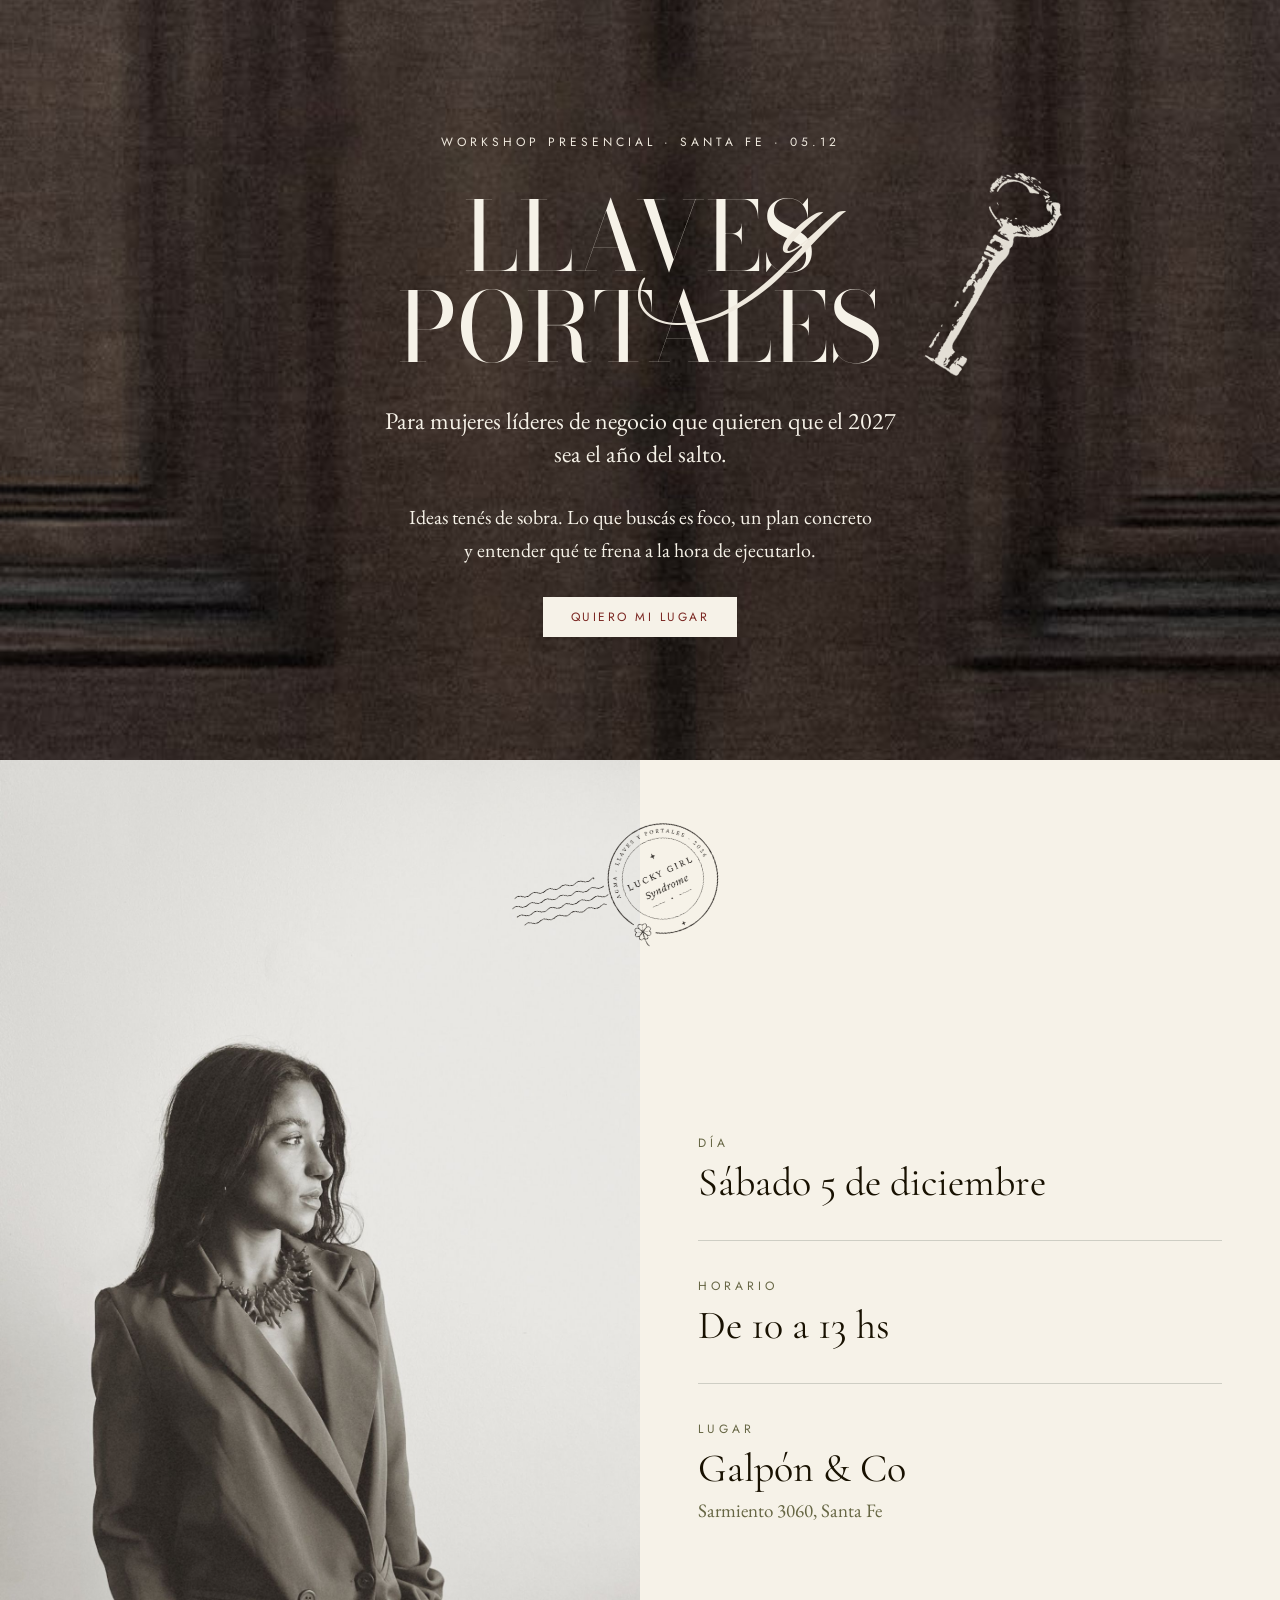
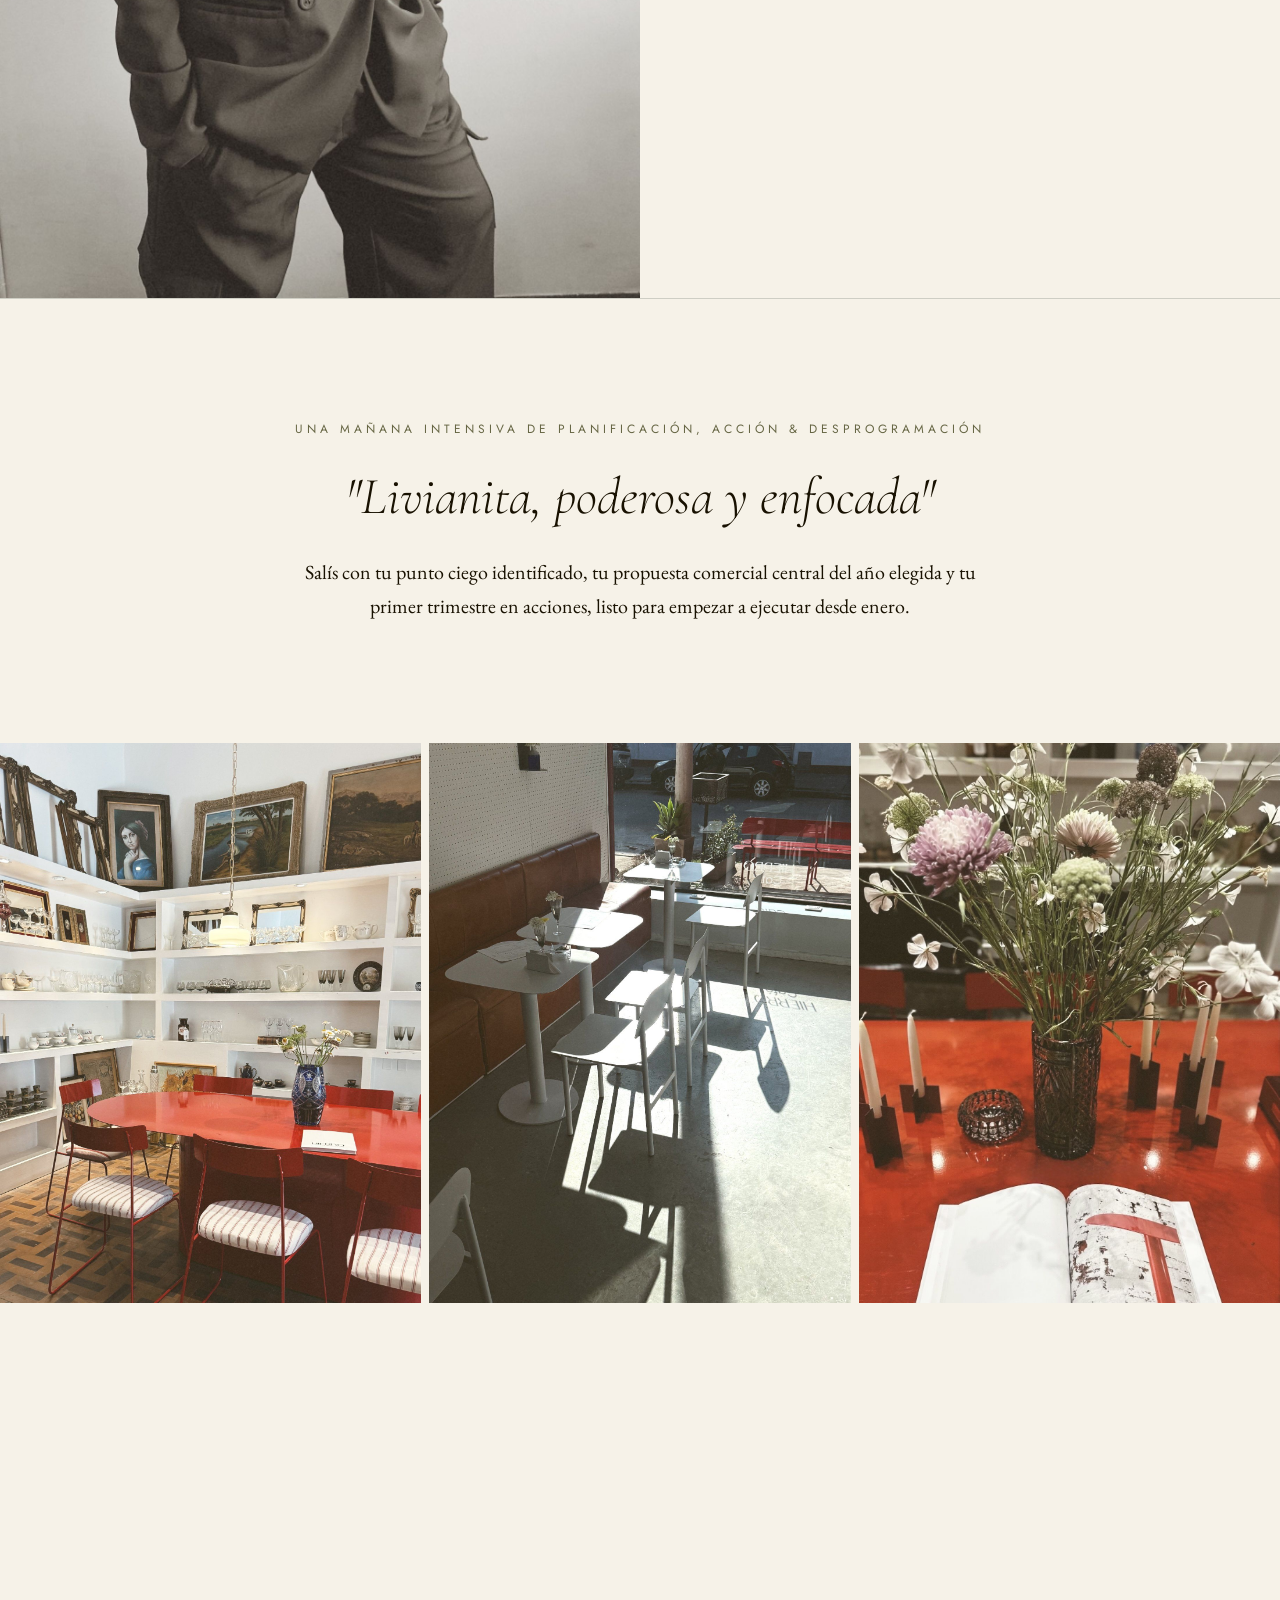
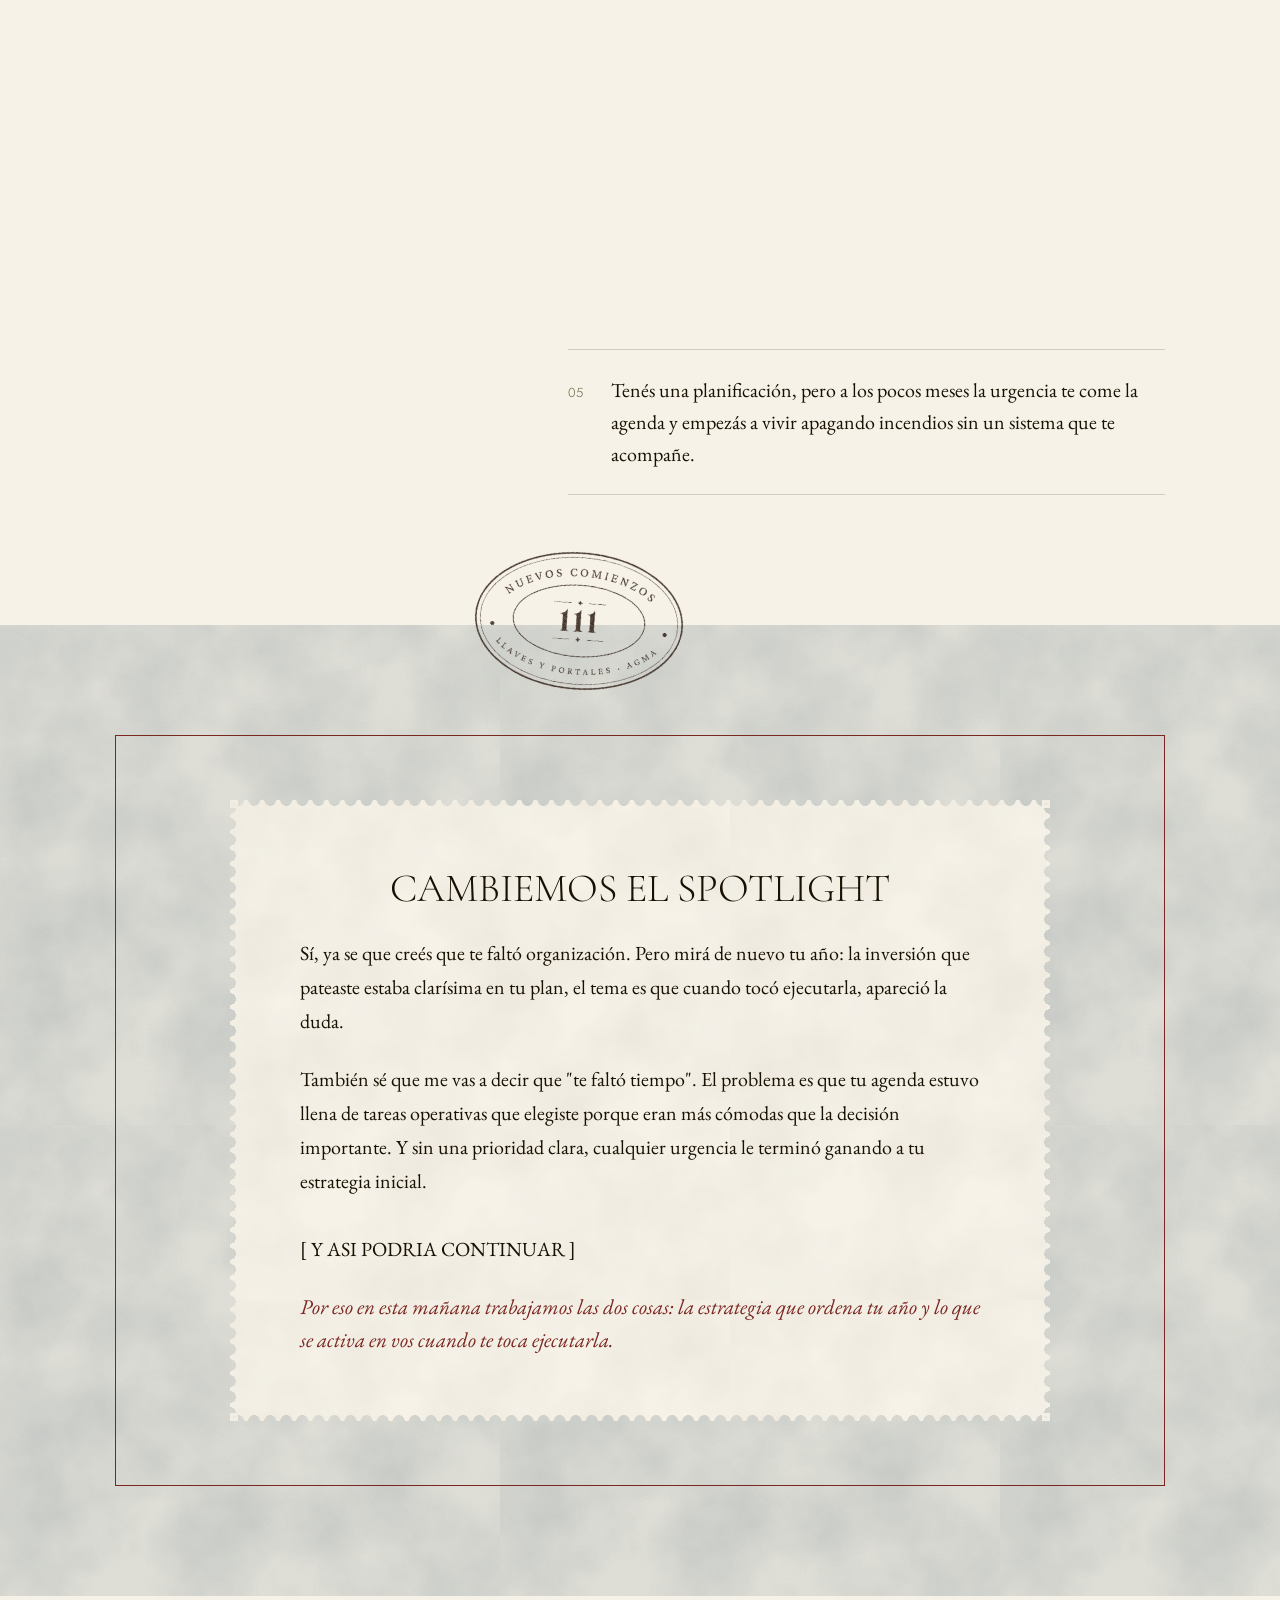
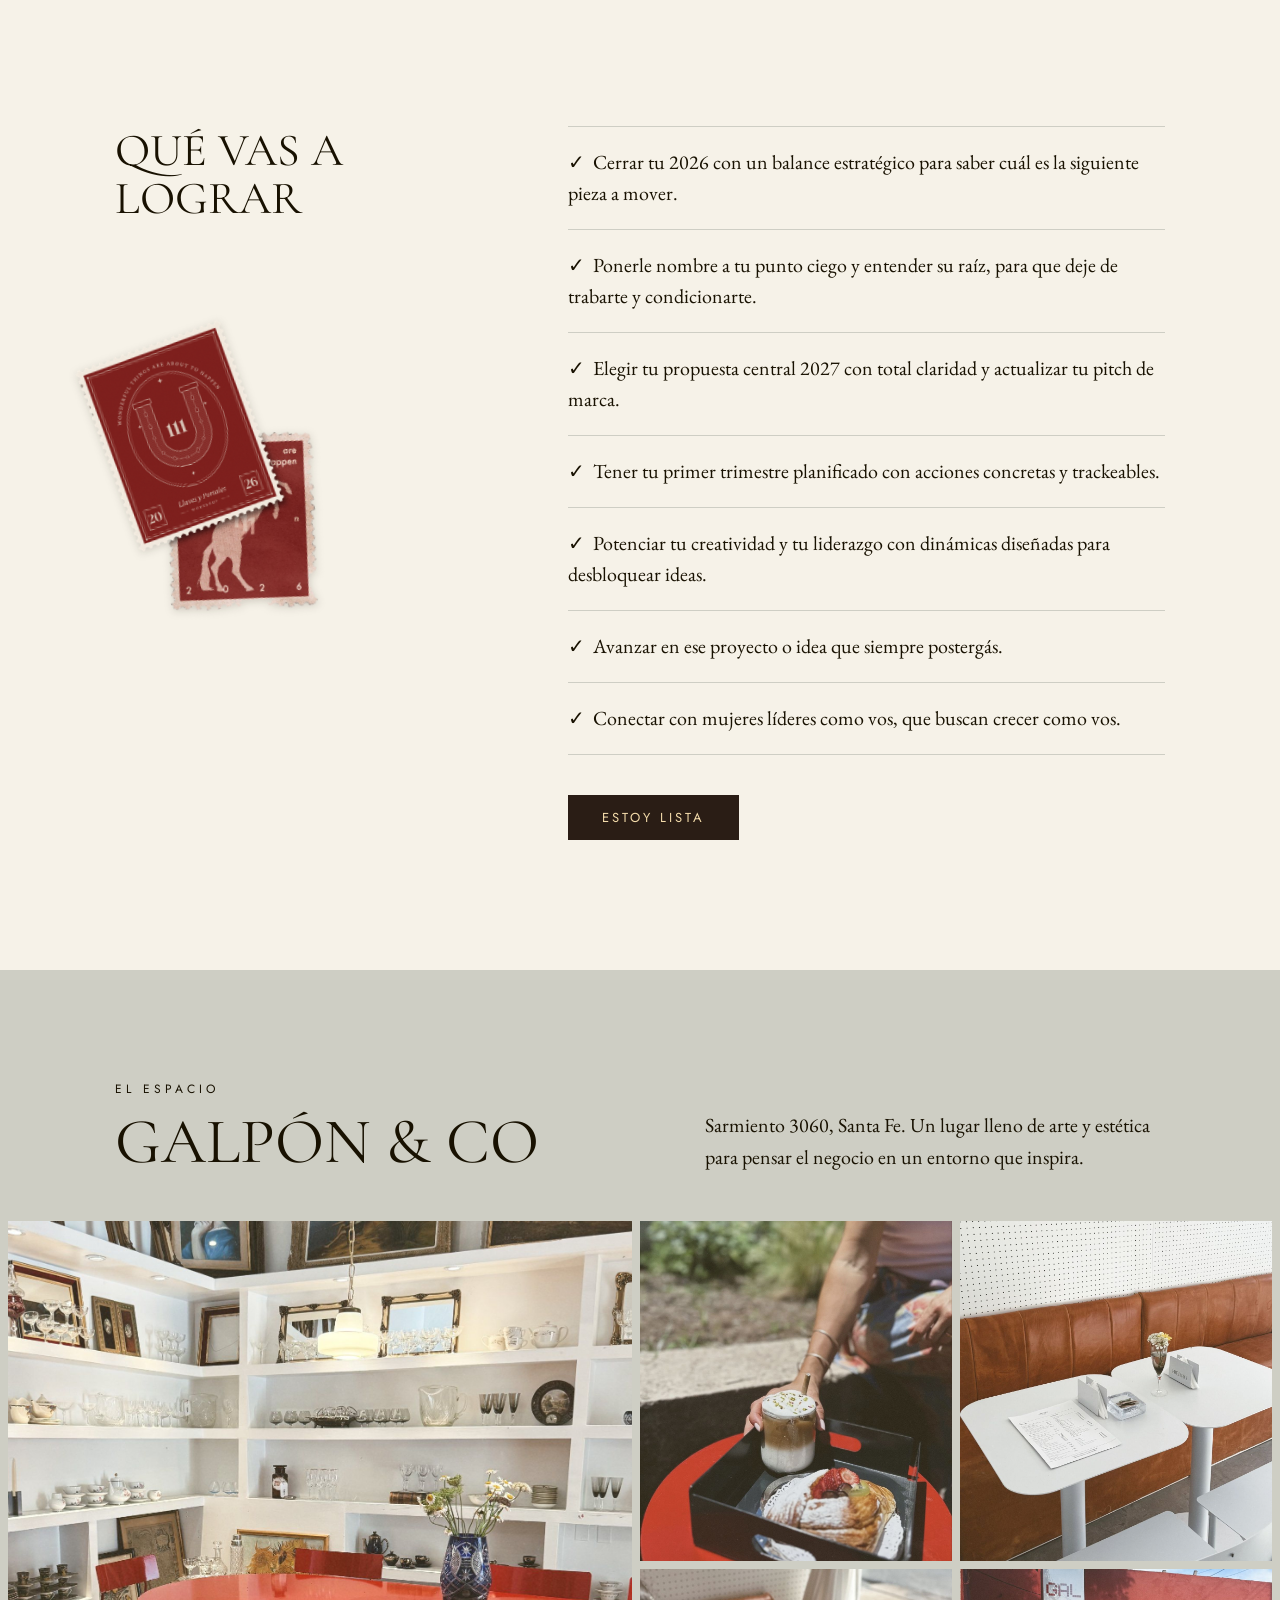
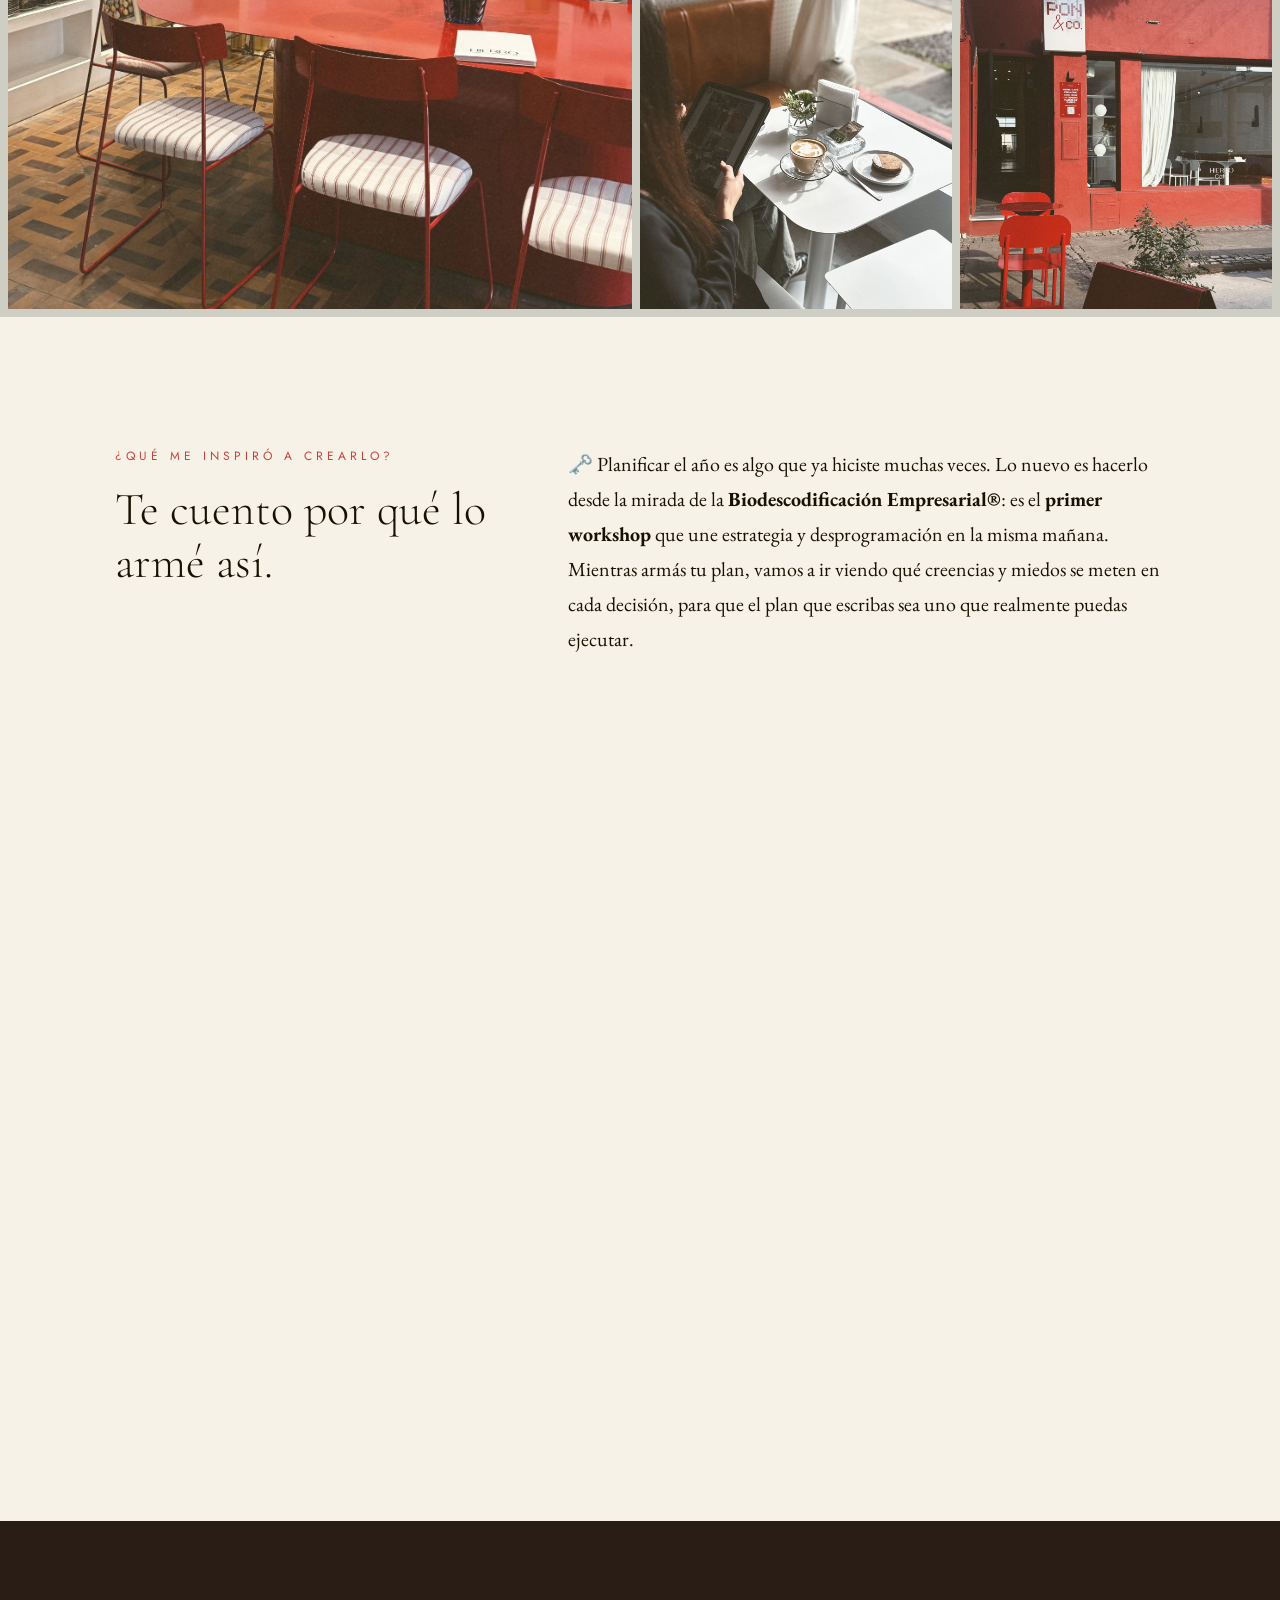
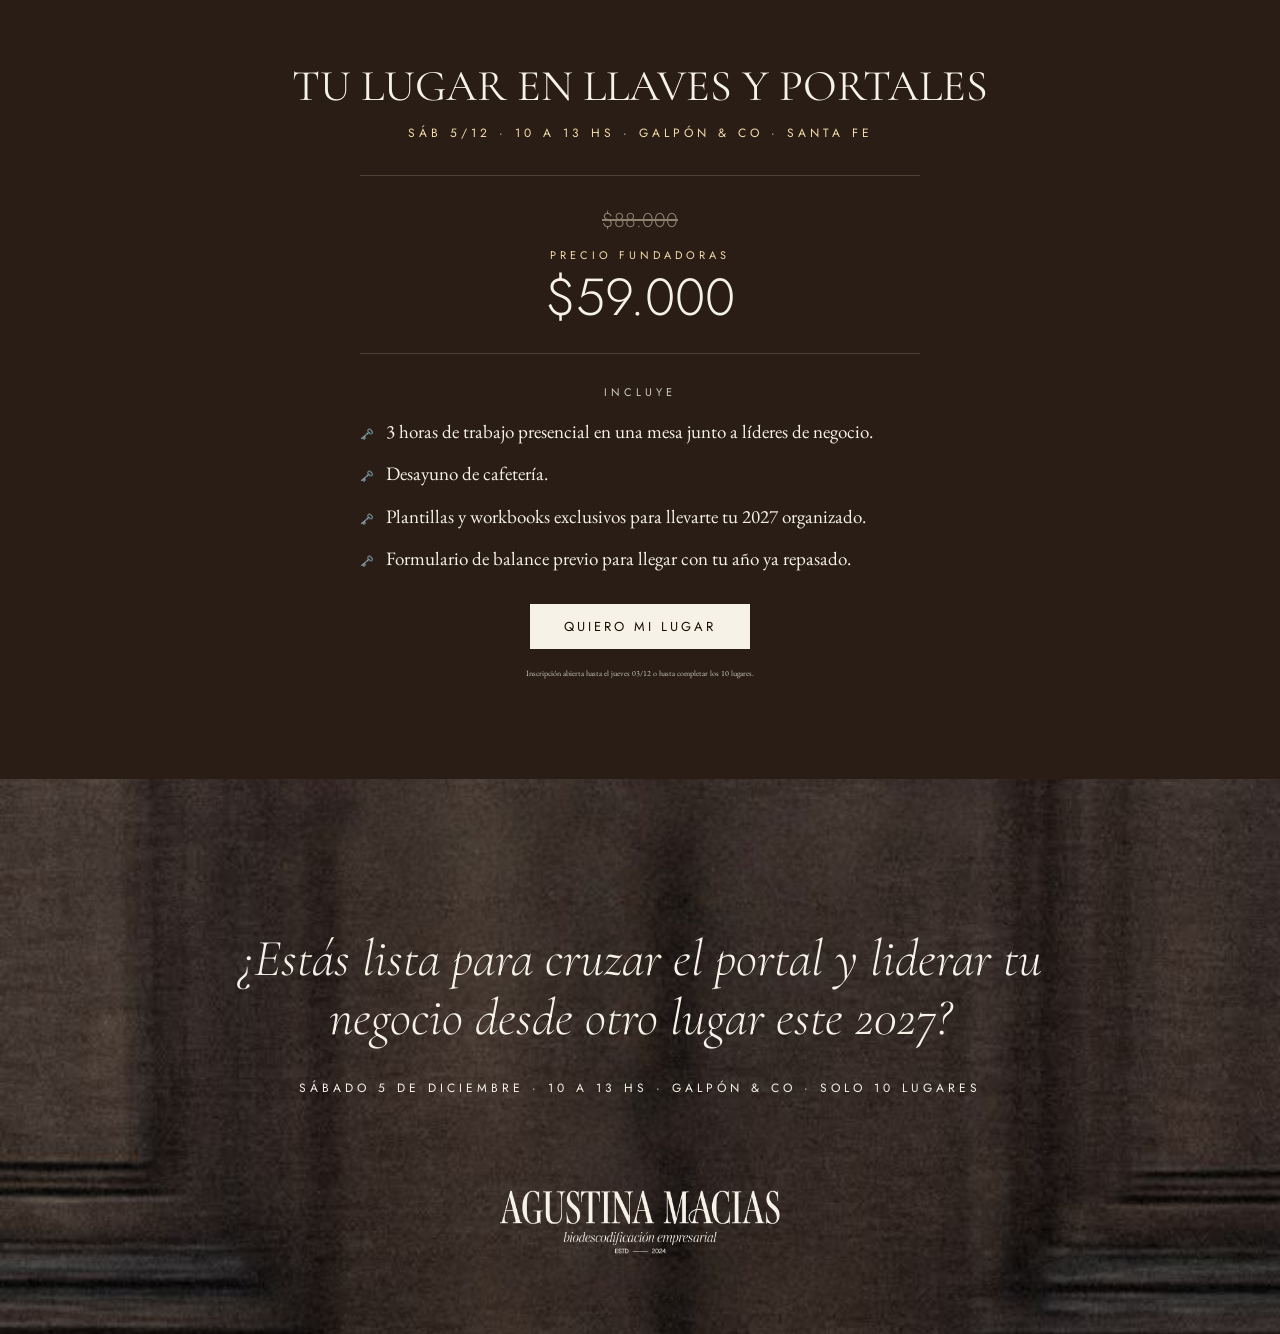
<file: index.html>
<!doctype html>
<html lang="es">
<head>
<meta charset="utf-8">
<meta name="viewport" content="width=device-width, initial-scale=1">
<title>Llaves y Portales · Workshop presencial · Santa Fe · 5/12</title>
<meta name="description" content="Una mañana intensiva de planificación, acción y desprogramación para mujeres líderes de negocio. Sábado 5 de diciembre, Galpón & Co, Santa Fe. Solo 10 lugares.">
<meta property="og:title" content="Llaves y Portales · Workshop presencial">
<meta property="og:description" content="Para mujeres líderes de negocio que quieren que el 2027 sea el año del salto. Sábado 5/12 · Galpón & Co · Santa Fe.">
<meta property="og:image" content="img/puerta.jpg">
<meta name="theme-color" content="#352B26">
<link rel="preconnect" href="https://fonts.googleapis.com">
<link rel="preconnect" href="https://fonts.gstatic.com" crossorigin>
<link href="https://fonts.googleapis.com/css2?family=Bodoni+Moda:opsz,wght@6..96,400;6..96,500&family=Cormorant+Garamond:ital,wght@0,300;0,400;0,500;1,300;1,400&family=EB+Garamond:ital,wght@0,400;0,500;1,400&family=Jost:wght@300;400;500;700&display=swap" rel="stylesheet">
<link rel="stylesheet" href="estilos.css?v=13">
<script>document.documentElement.classList.add('js')</script>
</head>
<body>
<main class="pagina">

  <!-- HERO -->
  <section class="hero">
    <img class="sticker llave" src="img/llave-crema.png" alt="">
    <div class="label">Workshop presencial · Santa Fe · 05.12</div>
    <div class="titulo">
      <h1>LLAVES<br>PORTALES</h1>
      <div class="y" aria-hidden="true">y</div>
    </div>
    <p class="bajada">Para mujeres líderes de negocio que quieren que el 2027 sea el año del salto.</p>
    <p class="texto">Ideas tenés de sobra. Lo que buscás es foco, un plan concreto y entender qué te frena a la hora de ejecutarlo.</p>
    <a class="boton" href="pago.html">Quiero mi lugar</a>
  </section>

  <!-- FOTO + DATOS -->
  <section class="foto-datos">
    <div class="foto">
      <img class="retrato" src="img/agus.jpg" alt="Agus Macías">
      <img class="sticker lucky" src="img/sello-lucky-girl.png" alt="">
    </div>
    <div class="datos">
      <div class="dato"><div class="label">Día</div><div class="valor">Sábado 5 de diciembre</div></div>
      <div class="dato"><div class="label">Horario</div><div class="valor">De 10 a 13 hs</div></div>
      <div class="dato"><div class="label">Lugar</div><div class="valor">Galpón &amp; Co</div><div class="dir">Sarmiento 3060, Santa Fe</div></div>
    </div>
  </section>

  <!-- MANIFIESTO CORTO -->
  <section class="manifiesto">
    <div class="label">Una mañana intensiva de planificación, acción &amp; desprogramación</div>
    <p class="frase">"Livianita, poderosa y enfocada"</p>
    <p class="texto">Salís con tu punto ciego identificado, tu propuesta comercial central del año elegida y tu primer trimestre en acciones, listo para empezar a ejecutar desde enero.</p>
  </section>

  <!-- TRIPTICO -->
  <section class="triptico">
    <div><img src="img/galpon-mesa-roja.jpg" alt="La mesa del workshop en Galpón &amp; Co" style="object-position: 50% 17%"></div>
    <div><img src="img/galpon-sillas.jpg" alt="Sillas en Galpón &amp; Co"></div>
    <div><img src="img/galpon-flores.jpg" alt="Flores sobre la mesa" style="object-position: 50% 31%"></div>
  </section>

  <!-- SI ESTAS ACA -->
  <section class="bloque sonar">
    <img class="sticker sombra s-llave" src="img/sello-llave-collection.png" alt="">
    <h2>SI ESTÁS ACÁ, ALGO DE ESTO TE VA A SONAR:</h2>
    <div>
      <div class="item"><span>01</span><p>Terminás el año con la agenda explotada pero con una sensación rara de no saber si realmente estás avanzando.</p></div>
      <div class="item"><span>02</span><p>Hay una decisión que venís pateando hace meses. La inversión, el precio, esa delegación. La tenés clarísima y sin embargo ahí sigue, esperándote. Algo te inhabilita.</p></div>
      <div class="item"><span>03</span><p>Pulís todo mil veces antes de mostrarlo. Proyectos que podrían estar dando frutos hace meses siguen guardados, esperando "estar perfectos".</p></div>
      <div class="item"><span>04</span><p>Lograste cosas que hace dos años eran un sueño. Y en vez de festejarlas, ya estás corriendo atrás de la próxima meta, con la sensación de que nunca alcanza.</p></div>
      <div class="item"><span>05</span><p>Tenés una planificación, pero a los pocos meses la urgencia te come la agenda y empezás a vivir apagando incendios sin un sistema que te acompañe.</p></div>
    </div>
    <img class="sticker s-111" src="img/sello-111.png" alt="">
  </section>

  <!-- CAMBIEMOS EL SPOTLIGHT -->
  <section class="spotlight">
    <img class="sticker s-111d" src="img/sello-111.png" alt="">
    <div class="marco">
      <div class="estampilla">
        <p class="t">CAMBIEMOS EL SPOTLIGHT</p>
        <p>Sí, ya se que creés que te faltó organización. Pero mirá de nuevo tu año: la inversión que pateaste estaba clarísima en tu plan, el tema es que cuando tocó ejecutarla, apareció la duda.</p>
        <p>También sé que me vas a decir que "te faltó tiempo". El problema es que tu agenda estuvo llena de tareas operativas que elegiste porque eran más cómodas que la decisión importante. Y sin una prioridad clara, cualquier urgencia le terminó ganando a tu estrategia inicial.<br><br>[ Y ASI PODRIA CONTINUAR ]</p>
        <p class="cierre">Por eso en esta mañana trabajamos las dos cosas: la estrategia que ordena tu año y lo que se activa en vos cuando te toca ejecutarla.</p>
      </div>
    </div>
  </section>

  <!-- QUE VAS A LOGRAR -->
  <section class="bloque logros">
    <img class="sticker sombra herradura" src="img/sellos-herradura.png" alt="">
    <h2 style="font-weight: 400">QUÉ VAS A LOGRAR</h2>
    <div class="lista-wrap">
      <div>
        <p class="logro">✓ &nbsp;Cerrar tu 2026 con un balance estratégico para saber cuál es la siguiente pieza a mover.</p>
        <p class="logro">✓ &nbsp;Ponerle nombre a tu punto ciego y entender su raíz, para que deje de trabarte y condicionarte.</p>
        <p class="logro">✓ &nbsp;Elegir tu propuesta central 2027 con total claridad y actualizar tu pitch de marca.</p>
        <p class="logro">✓ &nbsp;Tener tu primer trimestre planificado con acciones concretas y trackeables.</p>
        <p class="logro">✓ &nbsp;Potenciar tu creatividad y tu liderazgo con dinámicas diseñadas para desbloquear ideas.</p>
        <p class="logro">✓ &nbsp;Avanzar en ese proyecto o idea que siempre postergás.</p>
        <p class="logro">✓ &nbsp;Conectar con mujeres líderes como vos, que buscan crecer como vos.</p>
      </div>
      <a class="boton" href="pago.html">Estoy lista</a>
    </div>
  </section>

  <!-- EL ESPACIO -->
  <section class="espacio">
    <div class="cab">
      <div class="titulos">
        <div class="label">El espacio</div>
        <h2>GALPÓN &amp; CO</h2>
      </div>
      <p>Sarmiento 3060, Santa Fe. Un lugar lleno de arte y estética para pensar el negocio en un entorno que inspira.</p>
    </div>
    <div class="galeria">
      <div><img src="img/galpon-mesa-roja.jpg" alt="Galpón &amp; Co"></div>
      <div><img src="img/galpon-cafe.jpg" alt="Café en Galpón &amp; Co"></div>
      <div><img src="img/galpon-mesas.jpg" alt="Mesas de Galpón &amp; Co" style="object-position: 50% 80%"></div>
      <div><img src="img/galpon-ipad.jpg" alt="Trabajando en Galpón &amp; Co" style="object-position: 50% 28%"></div>
      <div><img src="img/galpon-fachada.jpg" alt="Fachada de Galpón &amp; Co" style="object-position: 50% 48%"></div>
    </div>
  </section>

  <!-- QUE ME INSPIRO -->
  <section class="bloque inspiro">
    <img class="sticker s-222" src="img/sello-222.png" alt="">
    <div style="display: flex; flex-direction: column; gap: 18px">
      <div class="label">¿Qué me inspiró a crearlo?</div>
      <h2>Te cuento por qué lo armé así.</h2>
    </div>
    <div class="col">
      <p>🗝️ Planificar el año es algo que ya hiciste muchas veces. Lo nuevo es hacerlo desde la mirada de la <strong>Biodescodificación Empresarial®</strong>: es el <b>primer workshop</b> que une estrategia y desprogramación en la misma mañana. Mientras armás tu plan, vamos a ir viendo qué creencias y miedos se meten en cada decisión, para que el plan que escribas sea uno que realmente puedas ejecutar.</p>
      <p>🗝️ Me he ido de muchos talleres con grandes ideas, pero CERO claridad sobre el paso siguiente. Por eso lo diseñé como un <strong>WORKshop de verdad</strong>: tres horas intensivas con tiempo real para hacer, decidir y dejar tu plan avanzado. Sé que cuando liderás un negocio el tiempo no sobra, y por eso quiero que cada minuto te rinda.</p>
      <p>🗝️ Porque liderar un negocio puede ser muy solitario, pero pensarlo rodeada de otras mujeres que también están frente a su umbral <strong>te cambia la mirada</strong>. Te das cuenta de que tus dudas tienen nombre, de que tus miedos son más comunes de lo que creías y de que no tenés que resolverlo todo sola. Ahí se arma algo que va más allá del plan: una red.</p>
      <p>🗝️ El trabajo empieza antes del sábado 5/12. Con la inscripción te llega un <strong>formulario de balance de 15 minutos</strong> para que repases tu año sin apuro. Así llegás con eso ya pensado y la mañana la usamos para profundizar y decidir.</p>
      <p>🗝️ Es la <strong>primera edición en Santa Fe</strong>. Hace tiempo quería que esta conversación existiera acá, sin tener que viajar a otras ciudades para tenerla. Las que vengan el 5 de diciembre van a ser el <b>grupo fundadoras</b> de algo que recién empieza.</p>
    </div>
  </section>

  <!-- INVERSION -->
  <section id="inversion" class="inversion">
    <div class="cab">
      <div class="label">Solo 10 lugares · Primera edición</div>
      <h2>TU LUGAR EN LLAVES Y PORTALES</h2>
      <div class="label cuando una-linea">Sáb 5/12 · 10 a 13 hs · Galpón &amp; Co · Santa Fe</div>
    </div>
    <div class="precio">
      <div class="antes">$88.000</div>
      <div class="label">Precio fundadoras</div>
      <div class="ahora">$59.000</div>
    </div>
    <div class="incluye">
      <div class="label" style="display: block">Incluye</div>
      <div><span>🗝️</span><p>3 horas de trabajo presencial en una mesa junto a líderes de negocio.</p></div>
      <div><span>🗝️</span><p>Desayuno de cafetería.</p></div>
      <div><span>🗝️</span><p>Plantillas y workbooks exclusivos para llevarte tu 2027 organizado.</p></div>
      <div><span>🗝️</span><p>Formulario de balance previo para llegar con tu año ya repasado.</p></div>
    </div>
    <a class="boton" href="pago.html">Quiero mi lugar</a>
    <p class="nota una-linea">Inscripción abierta hasta el jueves 03/12 o hasta completar los 10 lugares.</p>
  </section>

  <!-- CIERRE -->
  <section class="cierre-final">
    <p class="pregunta">¿Estás lista para cruzar el portal y liderar tu negocio desde otro lugar este 2027?</p>
    <div class="label">Sábado 5 de diciembre · 10 a 13 hs · Galpón &amp; Co · Solo 10 lugares</div>
    <img class="logo" src="img/logo-agustina-macias.png" alt="Agustina Macías · Biodescodificación Empresarial">
  </section>

</main>
<script>
(function () {
  var els = document.querySelectorAll('.una-linea');
  function ajustar() {
    els.forEach(function (el) {
      el.style.fontSize = '';
      var s = el.closest('section'), cs = getComputedStyle(s);
      var w = s.clientWidth - parseFloat(cs.paddingLeft) - parseFloat(cs.paddingRight);
      var t = parseFloat(getComputedStyle(el).fontSize);
      while (el.scrollWidth > w && t > 8) { t -= 0.25; el.style.fontSize = t + 'px'; }
    });
  }
  ajustar();
  if (document.fonts && document.fonts.ready) document.fonts.ready.then(ajustar);
  window.addEventListener('resize', ajustar);
})();
</script>
<script>
(function () {
  var sel = [
    ['.datos .dato, .manifiesto > *, .bloque h2, .bloque > div:first-of-type .label, .item, .logro, .estampilla > *, .espacio .cab > *, .inspiro .col p, .inversion .cab > *, .precio, .incluye > div, .inversion .boton, .inversion .nota, .cierre-final > *:not(.logo), .cierre-final .logo, .logros .boton', 'revelar'],
    ['.foto-datos .retrato, .triptico img, .galeria img', 'revelar-img'],
    ['.sticker:not(.llave)', 'revelar-sticker']
  ];
  var els = [];
  sel.forEach(function (p) {
    document.querySelectorAll(p[0]).forEach(function (el) { el.classList.add(p[1]); els.push(el); });
  });
  // escalonado dentro de cada grupo de hermanos
  els.forEach(function (el) {
    if (el.classList.contains('revelar-sticker')) return;
    var sib = Array.prototype.filter.call(el.parentNode.children, function (c) { return c.classList.contains('revelar') || c.classList.contains('revelar-img') || (c.firstElementChild && c.firstElementChild.classList.contains('revelar-img')); });
    var i = sib.indexOf(el); if (i < 0 && el.parentNode.parentNode) { sib = Array.prototype.slice.call(el.parentNode.parentNode.children); i = sib.indexOf(el.parentNode); }
    if (i > 0) el.style.setProperty('--d', Math.min(i, 5) * 0.05 + 's');
  });
  if (!('IntersectionObserver' in window)) { els.forEach(function (e) { e.classList.add('visible'); }); return; }
  var io = new IntersectionObserver(function (entries) {
    entries.forEach(function (en) { if (en.isIntersecting) { en.target.classList.add('visible'); io.unobserve(en.target); } });
  }, { rootMargin: '0px 0px -8% 0px', threshold: 0.12 });
  els.forEach(function (e) { io.observe(e); });
})();
</script>
</body>
</html>
</file>
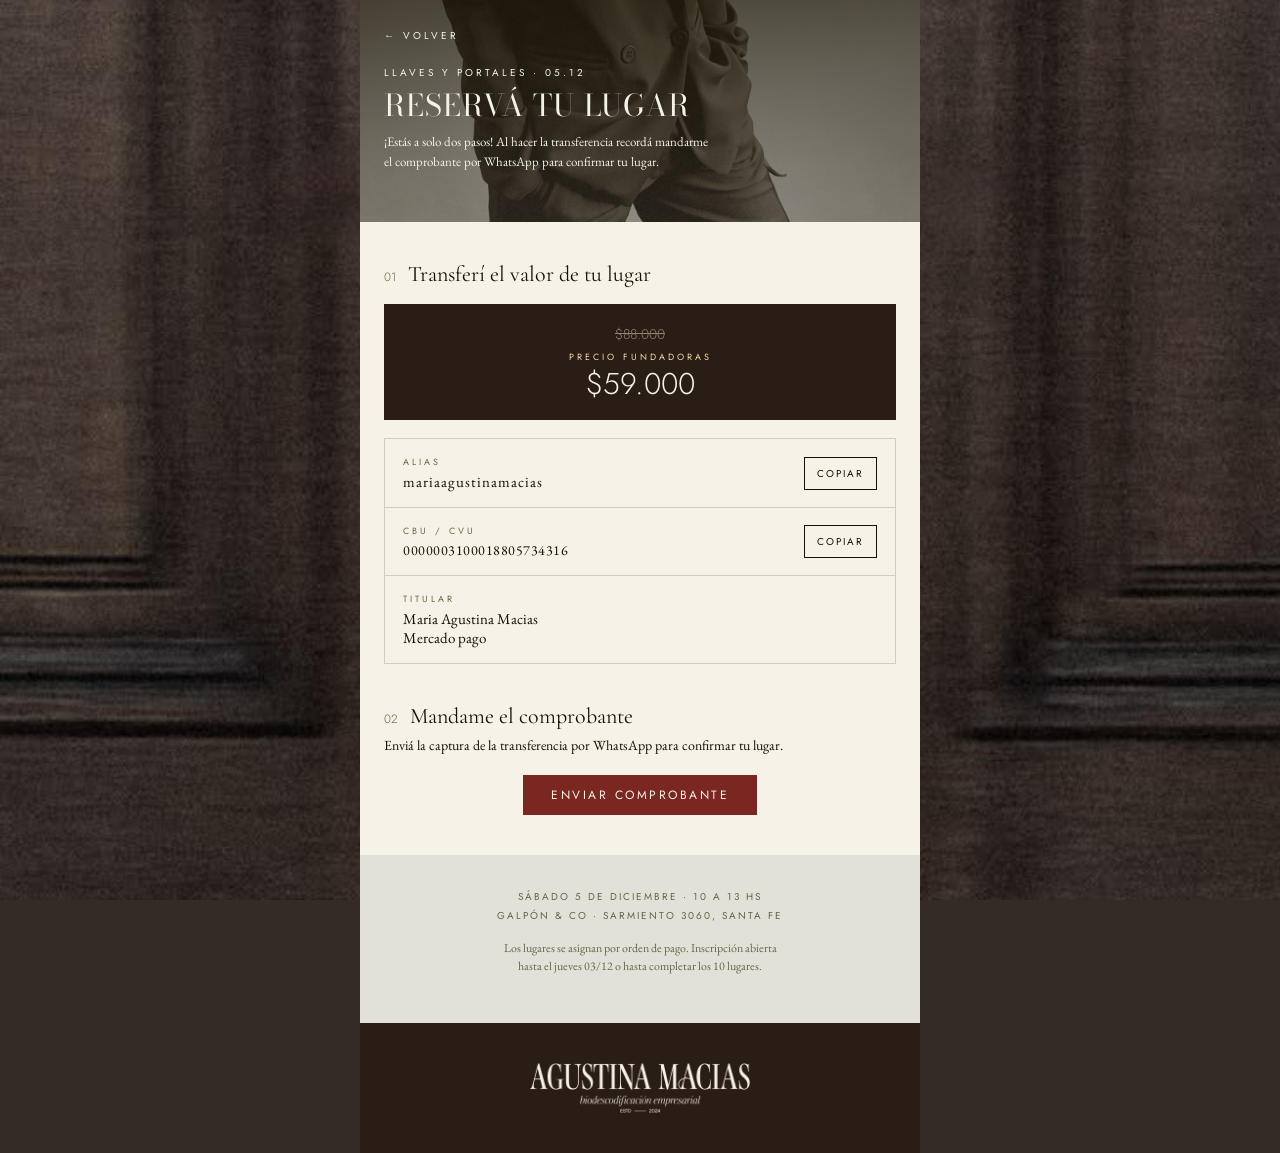
<file: pago.html>
<!doctype html>
<html lang="es">
<head>
<meta charset="utf-8">
<meta name="viewport" content="width=device-width, initial-scale=1">
<title>Reservá tu lugar · Llaves y Portales</title>
<meta name="robots" content="noindex">
<meta name="theme-color" content="#352B26">
<link rel="preconnect" href="https://fonts.googleapis.com">
<link rel="preconnect" href="https://fonts.gstatic.com" crossorigin>
<link href="https://fonts.googleapis.com/css2?family=Bodoni+Moda:opsz,wght@6..96,400&family=Cormorant+Garamond:ital,wght@0,300;0,400;1,300&family=EB+Garamond:ital,wght@0,400;0,500;1,400&family=Jost:wght@300;400;500&display=swap" rel="stylesheet">
<script>document.documentElement.classList.add('js')</script>
<link rel="stylesheet" href="estilos.css?v=13">
</head>
<body class="fondo-pago">
<main class="pago">

  <section class="pago-cab">
    <a class="label volver" href="index.html">← Volver</a>
    <div class="cab-txt">
      <div class="label">Llaves y Portales · 05.12</div>
      <h1>RESERVÁ TU LUGAR</h1>
      <p>¡Estás a solo dos pasos! Al hacer la transferencia recordá mandarme el comprobante por WhatsApp para confirmar tu lugar.</p>
    </div>
  </section>

  <section class="paso">
    <div class="num"><span>01</span><h2>Transferí el valor de tu lugar</h2></div>
    <div class="precio-pago">
      <div class="antes">$88.000</div>
      <div class="label">Precio fundadoras</div>
      <div class="monto">$59.000</div>
    </div>
    <div class="cuenta">
      <div class="fila"><div class="dato-c"><span class="label">Alias</span><span class="val sel" id="alias">mariaagustinamacias</span></div><button class="copiar" data-copiar="alias">COPIAR</button></div>
      <div class="fila"><div class="dato-c"><span class="label">CBU / CVU</span><span class="val sel cvu" id="cvu">0000003100018805734316</span></div><button class="copiar" data-copiar="cvu">COPIAR</button></div>
      <div><span class="label">Titular</span><span class="val">Maria Agustina Macias<br>Mercado pago</span></div>
    </div>
  </section>

  <section class="paso">
    <div class="num"><span>02</span><h2>Mandame el comprobante</h2></div>
    <p class="sub">Enviá la captura de la transferencia por WhatsApp para confirmar tu lugar.</p>
    <a class="boton" href="https://wa.link/a7tm5e" target="_blank" rel="noopener">Enviar comprobante</a>
  </section>

  <section class="pie-datos">
    <div class="label">Sábado 5 de diciembre · 10 a 13 hs<br>Galpón &amp; Co · Sarmiento 3060, Santa Fe</div>
    <p>Los lugares se asignan por orden de pago. Inscripción abierta hasta el jueves 03/12 o hasta completar los 10 lugares.</p>
  </section>

  <section class="pago-cierre">
    <img src="img/logo-agustina-macias.png" alt="Agustina Macías · Biodescodificación Empresarial">
  </section>

</main>
<script>
document.querySelectorAll('.copiar').forEach(function (b) {
  b.addEventListener('click', function () {
    var t = document.getElementById(b.dataset.copiar).textContent.trim();
    var ok = function () { b.textContent = 'COPIADO'; b.classList.add('ok'); setTimeout(function () { b.textContent = 'COPIAR'; b.classList.remove('ok'); }, 1800); };
    if (navigator.clipboard) { navigator.clipboard.writeText(t).then(ok, ok); }
    else { var r = document.createRange(); r.selectNodeContents(document.getElementById(b.dataset.copiar)); var s = getSelection(); s.removeAllRanges(); s.addRange(r); try { document.execCommand('copy'); } catch (e) {} ok(); }
  });
});
(function () {
  var groups = [
    '.pago-cab .cab-txt > *',
    '.paso .num, .precio-pago, .cuenta > div, .paso .sub, .paso .boton',
    '.pie-datos > *',
    '.pago-cierre img'
  ];
  var els = [];
  groups.forEach(function (s) {
    document.querySelectorAll(s).forEach(function (el) {
      el.classList.add('revelar');
      var sib = Array.prototype.filter.call(el.parentNode.children, function (c) { return c.matches(s); });
      var i = sib.indexOf(el);
      if (i > 0) el.style.setProperty('--d', Math.min(i, 5) * 0.06 + 's');
      els.push(el);
    });
  });
  if (!('IntersectionObserver' in window)) { els.forEach(function (e) { e.classList.add('visible'); }); return; }
  var io = new IntersectionObserver(function (entries) {
    entries.forEach(function (en) { if (en.isIntersecting) { en.target.classList.add('visible'); io.unobserve(en.target); } });
  }, { rootMargin: '0px 0px -6% 0px', threshold: 0.1 });
  els.forEach(function (e) { io.observe(e); });
})();
</script>
</body>
</html>
</file>
<file: estilos.css>
@font-face { font-family: 'Sloop Script'; src: url('fonts/sloop-script.ttf') format('truetype'); font-weight: 400; font-style: normal; font-display: swap; }

:root {
  --nori: #F6F2E8; --ash: #181101; --vino: #7A2621; --terra: #CB4339; --moss: #666644;
  --sand: #CECEC4; --butter: #F4DCAB; --cafe: #2A1D15; --madera: #352B26;
}
* { box-sizing: border-box; }
html { -webkit-text-size-adjust: 100%; scroll-behavior: smooth; }
body { margin: 0; background: var(--nori); color: var(--ash); font-family: 'EB Garamond', Georgia, serif; overflow-x: hidden; }
img { display: block; max-width: 100%; }
a { color: inherit; }
p { margin: 0; }
h1, h2 { margin: 0; font-weight: 400; }

.pagina { position: relative; overflow: hidden; }
.label { font-family: 'Jost', Helvetica, Arial, sans-serif; font-size: 10px; letter-spacing: 3px; text-transform: uppercase; }
.serif-t { font-family: 'Cormorant Garamond', Georgia, serif; }
.boton { display: inline-block; text-decoration: none; font-family: 'Jost', Helvetica, Arial, sans-serif; font-weight: 400; font-size: 12px; letter-spacing: 2.5px; line-height: 1; padding: 14px 28px; text-transform: uppercase; transition: opacity .2s; }
.boton:hover { opacity: .85; }
.sticker { position: absolute; z-index: 5; pointer-events: none; height: auto; }
.sombra { filter: drop-shadow(0 2px 4px rgba(24,17,1,.18)); }

/* ---------- HERO ---------- */
.hero { position: relative; background: var(--madera) url(img/puerta.jpg) center / cover no-repeat; color: var(--nori); padding: 64px 40px 60px; min-height: 490px; display: flex; flex-direction: column; justify-content: center; gap: 26px; }
.hero .label { color: #EFE9DE; }
.hero .titulo { position: relative; width: fit-content; padding-top: 10px; }
.hero h1 { font-family: 'Bodoni Moda', Georgia, serif; font-size: 45px; line-height: .95; }
.hero .y { position: absolute; left: 178px; top: -10px; font-family: 'Sloop Script', cursive; font-size: 72px; line-height: 1; color: #EFE9DE; }
.hero .bajada { font-size: 16px; line-height: 1.4; max-width: 255px; }
.hero .texto { font-size: 14px; line-height: 1.65; max-width: 297px; }
.hero .boton { align-self: center; background: var(--nori); color: var(--vino); }
.hero .llave { right: 2px; top: -4px; width: 56px; transform: rotate(10deg); opacity: .9; }

/* ---------- FOTO + DATOS ---------- */
.foto-datos .foto { position: relative; height: 366px; background: var(--sand); }
.foto-datos .foto img.retrato { width: 100%; height: 100%; object-fit: cover; object-position: 50% 30%; }
.foto-datos .lucky { right: -32px; top: 40px; width: 150px; transform: rotate(-14deg); }
.datos { padding: 0 24px; border-bottom: 1px solid var(--sand); }
.dato { padding: 24px 0; border-bottom: 1px solid var(--sand); display: flex; flex-direction: column; gap: 6px; }
.dato:last-child { border-bottom: 0; }
.dato .label { color: var(--moss); font-size: 11px; letter-spacing: 4px; }
.dato .valor { font-family: 'Cormorant Garamond', Georgia, serif; font-size: 27px; line-height: 1.15; }
.dato .dir { font-size: 15px; color: var(--moss); }

/* ---------- MANIFIESTO CORTO ---------- */
.manifiesto { padding: 72px 24px; display: flex; flex-direction: column; align-items: center; text-align: center; gap: 22px; }
.manifiesto .label { color: var(--moss); font-size: 9px; letter-spacing: 3px; line-height: 1.8; max-width: 320px; }
.manifiesto .frase { font-family: 'Cormorant Garamond', Georgia, serif; font-weight: 300; font-style: italic; font-size: 28px; line-height: 1.2; }
.manifiesto .texto { font-size: 15px; line-height: 1.65; max-width: 700px; }

/* ---------- TRIPTICO ---------- */
.triptico { display: grid; grid-template-columns: 1fr 1fr; gap: 6px; }
.triptico div { height: 260px; overflow: hidden; }
.triptico div:first-child { grid-column: span 2; height: 380px; }
.triptico img { width: 100%; height: 100%; object-fit: cover; }

/* ---------- LISTAS (te va a sonar / lograr) ---------- */
.bloque { position: relative; padding: 72px 24px; display: flex; flex-direction: column; gap: 28px; }
.bloque h2 { font-family: 'Cormorant Garamond', Georgia, serif; font-weight: 300; font-size: 25px; line-height: 1.05; }
.sonar h2 { text-align: center; }
.item { display: flex; gap: 16px; align-items: baseline; padding: 20px 0; border-top: 1px solid var(--sand); }
.item:last-child { border-bottom: 1px solid var(--sand); }
.item span { font-family: 'Jost', Helvetica, Arial, sans-serif; font-weight: 300; font-size: 12px; color: var(--moss); }
.item p { font-size: 15px; line-height: 1.6; }
.sonar .s-llave { left: 36%; top: -30px; width: 100px; transform: rotate(-8deg); }
.sonar .s-111 { left: 36%; bottom: -40px; width: 112px; transform: rotate(8deg); opacity: .9; }

/* ---------- SPOTLIGHT ---------- */
.spotlight { padding: 48px 18px; background-color: #E2E1D9; background-image: url(data:image/svg+xml,%3Csvg%20xmlns%3D%27http%3A%2F%2Fwww.w3.org%2F2000%2Fsvg%27%20width%3D%27200%27%20height%3D%27200%27%3E%3Cfilter%20id%3D%27n%27%3E%3CfeTurbulence%20type%3D%27fractalNoise%27%20baseFrequency%3D%270.9%27%20numOctaves%3D%272%27%20stitchTiles%3D%27stitch%27%2F%3E%3CfeColorMatrix%20values%3D%270%200%200%200%200.22%200%200%200%200%200.27%200%200%200%200%200.30%200%200%200%200.09%200%27%2F%3E%3C%2Ffilter%3E%3Crect%20width%3D%27100%25%27%20height%3D%27100%25%27%20filter%3D%27url%28%23n%29%27%2F%3E%3C%2Fsvg%3E), url(data:image/svg+xml,%3Csvg%20xmlns%3D%27http%3A%2F%2Fwww.w3.org%2F2000%2Fsvg%27%20width%3D%27500%27%20height%3D%27500%27%3E%3Cfilter%20id%3D%27n%27%3E%3CfeTurbulence%20type%3D%27fractalNoise%27%20baseFrequency%3D%270.012%27%20numOctaves%3D%274%27%20stitchTiles%3D%27stitch%27%2F%3E%3CfeColorMatrix%20values%3D%270%200%200%200%200.22%200%200%200%200%200.27%200%200%200%200%200.30%200.42%200%200%200%20-0.11%27%2F%3E%3C%2Ffilter%3E%3Crect%20width%3D%27100%25%27%20height%3D%27100%25%27%20filter%3D%27url%28%23n%29%27%2F%3E%3C%2Fsvg%3E); }
.spotlight .marco { border: 1px solid var(--vino); padding: 32px 16px; display: flex; justify-content: center; }
.estampilla { width: 100%; max-width: 820px; background-color: var(--nori); background-image: url(data:image/svg+xml,%3Csvg%20xmlns%3D%27http%3A%2F%2Fwww.w3.org%2F2000%2Fsvg%27%20width%3D%27500%27%20height%3D%27500%27%3E%3Cfilter%20id%3D%27n%27%3E%3CfeTurbulence%20type%3D%27fractalNoise%27%20baseFrequency%3D%270.014%27%20numOctaves%3D%274%27%20stitchTiles%3D%27stitch%27%2F%3E%3CfeColorMatrix%20values%3D%270%200%200%200%200.45%200%200%200%200%200.38%200%200%200%200%200.30%200.22%200%200%200%20-0.06%27%2F%3E%3C%2Ffilter%3E%3Crect%20width%3D%27100%25%27%20height%3D%27100%25%27%20filter%3D%27url%28%23n%29%27%2F%3E%3C%2Fsvg%3E); padding: 40px 26px; display: flex; flex-direction: column; gap: 20px;
  -webkit-mask: radial-gradient(circle 6px at 50% 0, #0000 96%, #000) 0 0 / 16px 8px round no-repeat, radial-gradient(circle 6px at 50% 100%, #0000 96%, #000) 0 100% / 16px 8px round no-repeat, radial-gradient(circle 6px at 0 50%, #0000 96%, #000) 0 0 / 8px 16px no-repeat round, radial-gradient(circle 6px at 100% 50%, #0000 96%, #000) 100% 0 / 8px 16px no-repeat round, linear-gradient(#000 0 0) 8px 8px / calc(100% - 16px) calc(100% - 16px) no-repeat; mask: radial-gradient(circle 6px at 50% 0, #0000 96%, #000) 0 0 / 16px 8px round no-repeat, radial-gradient(circle 6px at 50% 100%, #0000 96%, #000) 0 100% / 16px 8px round no-repeat, radial-gradient(circle 6px at 0 50%, #0000 96%, #000) 0 0 / 8px 16px no-repeat round, radial-gradient(circle 6px at 100% 50%, #0000 96%, #000) 100% 0 / 8px 16px no-repeat round, linear-gradient(#000 0 0) 8px 8px / calc(100% - 16px) calc(100% - 16px) no-repeat; }
.estampilla .t { font-family: 'Cormorant Garamond', Georgia, serif; font-weight: 300; font-size: 24px; line-height: 1.2; text-align: center; }
.estampilla p { font-size: 15px; line-height: 1.65; }
.estampilla .cierre { font-style: italic; color: var(--vino); }

/* ---------- LOGROS ---------- */
.logro { padding: 16px 0; border-top: 1px solid var(--sand); font-size: 15px; line-height: 1.55; }
.logro:last-child { border-bottom: 1px solid var(--sand); }
.logros .boton { align-self: center; background: var(--cafe); color: var(--butter); }
.logros .herradura { right: 10px; top: -38px; width: 97px; transform: rotate(-13deg); }
.logros .lista-wrap { display: flex; flex-direction: column; gap: 24px; }

/* ---------- ESPACIO ---------- */
.espacio { background: var(--sand); padding: 72px 0 0; display: flex; flex-direction: column; gap: 28px; }
.espacio .cab { padding: 0 24px; display: flex; flex-direction: column; gap: 12px; }
.espacio .label { font-size: 11px; letter-spacing: 4px; }
.espacio h2 { font-family: 'Cormorant Garamond', Georgia, serif; font-size: 35px; line-height: .95; }
.espacio .cab p { font-size: 15px; line-height: 1.6; margin-top: 6px; }
.galeria { display: grid; grid-template-columns: 1fr 1fr; gap: 6px; }
.galeria div { height: 240px; overflow: hidden; }
.galeria div:first-child { grid-column: span 2; height: 300px; }
.galeria img { width: 100%; height: 100%; object-fit: cover; }

/* ---------- INSPIRO ---------- */
.inspiro .label { color: var(--terra); font-size: 11px; letter-spacing: 4px; }
.inspiro h2 { font-size: 24px; line-height: 1.15; }
.inspiro .col { display: flex; flex-direction: column; gap: 22px; }
.inspiro p { font-size: 15px; line-height: 1.7; }
.inspiro .s-222 { right: 20px; top: -31px; width: 114px; transform: rotate(14deg); opacity: .9; }

/* ---------- INVERSION ---------- */
.inversion { background: var(--cafe); color: var(--nori); padding: 56px 44px 48px; display: flex; flex-direction: column; align-items: center; text-align: center; gap: 24px; }
.inversion .cab { display: flex; flex-direction: column; align-items: center; gap: 14px; }
.inversion .cab .label { color: var(--butter); }
.inversion h2 { font-family: 'Cormorant Garamond', Georgia, serif; font-size: 24px; line-height: 1.05; }
.inversion .cuando { color: var(--sand); letter-spacing: 2px; line-height: 1.8; }
.precio { width: 100%; max-width: 560px; border-top: 1px solid #4A4232; border-bottom: 1px solid #4A4232; padding: 22px 0; display: flex; flex-direction: column; align-items: center; gap: 6px; font-family: 'Jost', Helvetica, Arial, sans-serif; }
.precio .antes { font-weight: 300; font-size: 15px; color: #8C8270; text-decoration: line-through; }
.precio .label { color: var(--butter); font-size: 9px; padding-top: 4px; }
.precio .ahora { font-weight: 300; font-size: 34px; line-height: 1; }
.incluye { width: 100%; max-width: 560px; display: flex; flex-direction: column; gap: 10px; text-align: left; }
.incluye .label { color: var(--sand); text-align: center; font-size: 9px; padding-bottom: 4px; }
.incluye div { display: flex; gap: 12px; align-items: baseline; }
.incluye span { font-size: 11px; }
.incluye p { font-size: 15px; line-height: 1.5; }
.inversion .boton { background: var(--nori); color: var(--ash); }
.inversion .nota { align-self: stretch; margin-top: -10px; font-size: 12px; line-height: 1.5; color: var(--sand); }

/* ---------- CIERRE ---------- */
.cierre-final { background: var(--madera) url(img/puerta.jpg) center / cover no-repeat; color: var(--nori); padding: 80px 24px 48px; display: flex; flex-direction: column; align-items: center; text-align: center; gap: 26px; }
.cierre-final .pregunta { font-family: 'Cormorant Garamond', Georgia, serif; font-weight: 300; font-style: italic; font-size: 24px; line-height: 1.15; max-width: 280px; }
.cierre-final .label { font-size: 9px; line-height: 1.8; }
.cierre-final .logo { width: 200px; margin-top: 32px; }

.s-111d { display: none; }

/* ================= ESCRITORIO ================= */
@media (max-width: 899px) {
  .hero { padding-top: 112px; }
  .foto-datos .foto { height: 420px; }
  .foto-datos .foto img.retrato { object-position: 50% 54%; }
  .inversion { padding-left: 24px; padding-right: 24px; }
}
.una-linea { white-space: nowrap; }
@media (min-width: 900px) {
  .hero { padding: 120px 9% 110px; min-height: 760px; align-items: center; text-align: center; gap: 30px; }
  .hero .label { font-size: 12px; letter-spacing: 4px; }
  .hero h1 { font-size: 96px; }
  .hero .y { left: 392px; top: -18px; font-size: 140px; }
  .hero .bajada { font-size: 24px; max-width: 520px; }
  .hero .texto { font-size: 20px; max-width: 470px; }
  .hero .llave { right: 18%; top: 170px; width: 110px; }

  .foto-datos { display: grid; grid-template-columns: 1fr 1fr; min-height: 620px; }
  .foto-datos .foto { height: auto; }
  .foto-datos .lucky { right: -110px; top: 46px; width: 250px; }
  .datos { padding: 0 9%; display: flex; flex-direction: column; justify-content: center; border-bottom: 0; }
  .dato { padding: 36px 0; gap: 8px; }
  .dato .label { font-size: 12px; }
  .dato .valor { font-size: 40px; line-height: 1.1; }
  .dato .dir { font-size: 19px; }

  .manifiesto { padding: 120px 9%; gap: 26px; border-top: 1px solid var(--sand); }
  .manifiesto .label { font-size: 12px; letter-spacing: 4px; max-width: none; }
  .manifiesto .frase { font-size: 52px; }
  .manifiesto .texto { font-size: 20px; line-height: 1.7; }

  .triptico { grid-template-columns: repeat(3, 1fr); gap: 8px; }
  .triptico div, .triptico div:first-child { grid-column: auto; height: 560px; }

  .bloque { padding: 130px 9%; display: grid; grid-template-columns: 1fr 1.6fr; gap: 80px; align-items: start; }
  .bloque h2 { font-size: 46px; }
  .sonar h2 { text-align: left; }
  .item { gap: 28px; padding: 24px 0; }
  .item span { font-size: 13px; }
  .item p { font-size: 20px; }
  .sonar .s-llave { left: 2%; top: 420px; width: 250px; }
  .sonar .s-111 { display: none; }

  .spotlight { padding: 110px 9%; position: relative; }
  .spotlight .marco { padding: 64px 8%; }
  .estampilla { padding: 64px 70px; gap: 24px; }
  .estampilla .t { font-size: 40px; }
  .estampilla p { font-size: 20px; line-height: 1.7; }
  .estampilla .cierre { font-size: 21px; line-height: 1.6; }
  .spotlight .s-111d { display: block; left: 37%; top: -74px; width: 210px; transform: rotate(8deg); opacity: .9; }

  .logro { padding: 20px 0; font-size: 20px; }
  .logros .lista-wrap { gap: 40px; }
  .logros .boton { align-self: flex-start; font-size: 13px; letter-spacing: 3px; padding: 16px 34px; }
  .logros .herradura { left: 8%; right: auto; top: 330px; width: 215px; }

  .espacio { padding: 110px 0 8px; gap: 48px; }
  .espacio .cab { padding: 0 9%; flex-direction: row; justify-content: space-between; align-items: flex-end; gap: 40px; }
  .espacio .cab .titulos { display: flex; flex-direction: column; gap: 14px; }
  .espacio .label { font-size: 12px; }
  .espacio h2 { font-size: 64px; }
  .espacio .cab p { font-size: 20px; max-width: 460px; margin: 0; }
  .galeria { grid-template-columns: 2fr 1fr 1fr; grid-template-rows: 340px 340px; gap: 8px; padding: 0 8px; }
  .galeria div, .galeria div:first-child { grid-column: auto; height: auto; }
  .galeria div:first-child { grid-row: span 2; }

  .inspiro .label { font-size: 12px; }
  .inspiro h2 { font-size: 46px; }
  .inspiro .col { gap: 26px; }
  .inspiro p { font-size: 20px; line-height: 1.75; }
  .inspiro .s-222 { left: 0; right: auto; top: 550px; width: 214px; }

  .inversion { padding: 110px 9% 100px; gap: 30px; }
  .inversion .cab .label { font-size: 12px; letter-spacing: 4px; }
  .inversion h2 { font-size: 44px; }
  .inversion .cuando { font-size: 12px; letter-spacing: 3px; }
  .precio { padding: 30px 0; gap: 8px; }
  .precio .antes { font-size: 20px; }
  .precio .label { font-size: 11px; letter-spacing: 4px; }
  .precio .ahora { font-size: 52px; }
  .incluye { gap: 14px; }
  .incluye .label { font-size: 11px; letter-spacing: 4px; }
  .incluye p { font-size: 19px; }
  .inversion .boton { font-size: 13px; letter-spacing: 3px; padding: 16px 34px; }
  .inversion .nota { margin-top: -12px; font-size: 16px; }

  .cierre-final { padding: 150px 9% 80px; gap: 30px; }
  .cierre-final .pregunta { font-size: 52px; max-width: 820px; }
  .cierre-final .label { font-size: 12px; letter-spacing: 4px; }
  .cierre-final .logo { width: 280px; margin-top: 60px; }
}

/* ================= PAGINA DE PAGO ================= */
.pago { max-width: 560px; margin: 0 auto; background: var(--nori); min-height: 100vh; }
.pago-cab { background: linear-gradient(180deg, rgba(24,17,1,.72) 0%, rgba(24,17,1,.5) 55%, rgba(24,17,1,.3) 100%), url(img/agus.jpg) 50% 88% / cover no-repeat, var(--madera); height: 222px; box-sizing: border-box; color: var(--nori); padding: 28px 24px 40px; display: flex; flex-direction: column; gap: 22px; }
.pago-cab .volver { color: #EFE9DE; text-decoration: none; }
.pago-cab .label, .pago-cab h1, .pago-cab p { color: var(--nori); }
.pago-cab .cab-txt { display: flex; flex-direction: column; gap: 10px; }
.pago-cab h1 { font-family: 'Bodoni Moda', Georgia, serif; font-size: 30px; letter-spacing: 1px; line-height: 1.05; }
.pago-cab p { font-size: 13px; line-height: 1.6; max-width: 328px; }
.paso { padding: 40px 24px 32px; display: flex; flex-direction: column; gap: 18px; }
.paso + .paso { padding: 8px 24px 40px; }
.paso .num { display: flex; gap: 12px; align-items: baseline; }
.paso .num span { font-family: 'Jost', Helvetica, Arial, sans-serif; font-weight: 300; font-size: 12px; color: var(--moss); }
.paso .num h2 { font-family: 'Cormorant Garamond', Georgia, serif; font-size: 22px; line-height: 1.1; }
.paso .sub { margin-top: -12px; font-size: 14px; line-height: 1.6; }
.precio-pago { background: var(--cafe); color: var(--nori); padding: 20px 24px; display: flex; flex-direction: column; align-items: center; gap: 4px; text-align: center; }
.precio-pago .antes { font-family: 'Jost', Helvetica, Arial, sans-serif; font-weight: 300; font-size: 14px; color: #8C8270; text-decoration: line-through; }
.precio-pago .label { color: var(--butter); font-size: 9px; padding-top: 2px; }
.precio-pago .monto { font-family: 'Jost', Helvetica, Arial, sans-serif; font-weight: 300; font-size: 30px; line-height: 1.1; }
.cuenta { border: 1px solid var(--sand); }
.cuenta > div { padding: 16px 18px; border-bottom: 1px solid var(--sand); display: flex; flex-direction: column; gap: 4px; }
.cuenta > div:last-child { border-bottom: 0; }
.cuenta .label { color: var(--moss); font-size: 9px; }
.cuenta .val { font-size: 15px; word-break: break-all; }
.cuenta .val.sel { user-select: all; -webkit-user-select: all; letter-spacing: 1px; }
.cuenta .val.cvu { font-size: 14px; letter-spacing: .5px; }
.cuenta > div.fila { flex-direction: row; justify-content: space-between; align-items: center; gap: 12px; }
.cuenta .dato-c { display: flex; flex-direction: column; gap: 4px; min-width: 0; }
.copiar { flex: none; border: 1px solid var(--ash); background: transparent; font-family: 'Jost', Helvetica, Arial, sans-serif; font-size: 10px; letter-spacing: 2px; padding: 8px 12px; cursor: pointer; color: var(--ash); }
.copiar.ok { background: var(--ash); color: var(--nori); }
.paso .boton { align-self: center; background: var(--vino); color: var(--nori); }
.pie-datos { background: #E2E1D9; padding: 32px 24px 48px; text-align: center; display: flex; flex-direction: column; align-items: center; gap: 8px; color: var(--moss); }
.pie-datos .label { line-height: 1.9; letter-spacing: 2px; }
.pie-datos p { margin-top: 6px; font-size: 12px; line-height: 1.5; max-width: 282px; }
.pago-cierre { background: var(--cafe); padding: 40px 32px; display: flex; justify-content: center; }
.pago-cierre img { width: 220px; max-width: 100%; }
@media (min-width: 900px) { body.fondo-pago { background: var(--madera) url(img/puerta.jpg) center / cover fixed; } }

/* ================= ANIMACIONES AL BAJAR ================= */
@media (prefers-reduced-motion: no-preference) {
  .js .revelar { opacity: 0; transform: translateY(28px); transition: opacity .6s cubic-bezier(.2,.7,.2,1), transform .6s cubic-bezier(.2,.7,.2,1); transition-delay: var(--d, 0s); }
  .js .revelar.visible { opacity: 1; transform: none; }
  .js .revelar-img { opacity: 0; transform: scale(1.06); transition: opacity .7s ease, transform 1s cubic-bezier(.2,.7,.2,1); transition-delay: var(--d, 0s); }
  .js .revelar-img.visible { opacity: 1; transform: none; }
  .js .sticker.revelar-sticker { opacity: 0; scale: .7; transition: opacity .7s ease, scale .9s cubic-bezier(.34,1.56,.64,1); transition-delay: var(--d, .1s); }
  .js .sticker.revelar-sticker.visible { opacity: 1; scale: 1; }
}
@keyframes subir { from { opacity: 0; transform: translateY(22px); } to { opacity: 1; transform: none; } }
@keyframes aparecer-y { from { opacity: 0; } to { opacity: 1; } }
@keyframes aparecer { from { opacity: 0; transform: rotate(-6deg) translateY(-10px); } to { opacity: .9; transform: rotate(10deg); } }
@keyframes zoom-puerta { from { background-position: center 40%; } to { background-position: center center; } }
</file>
